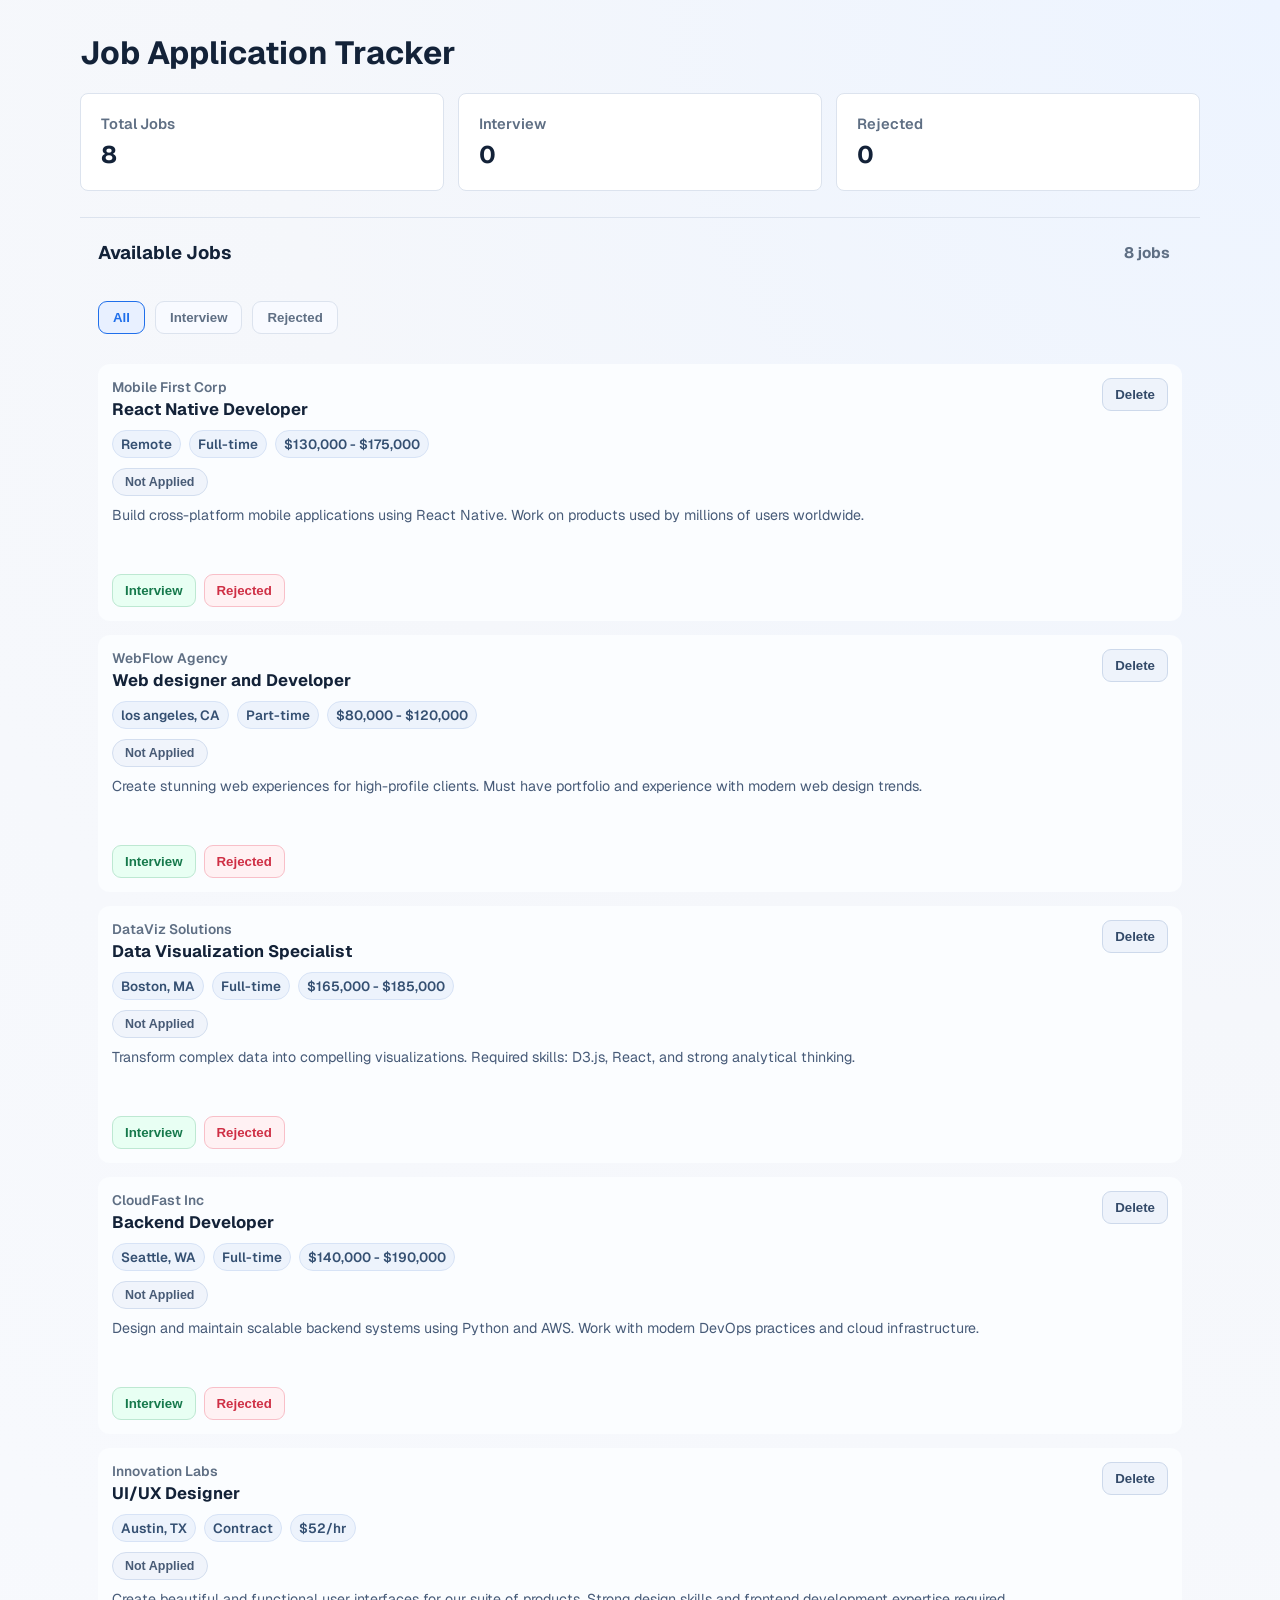
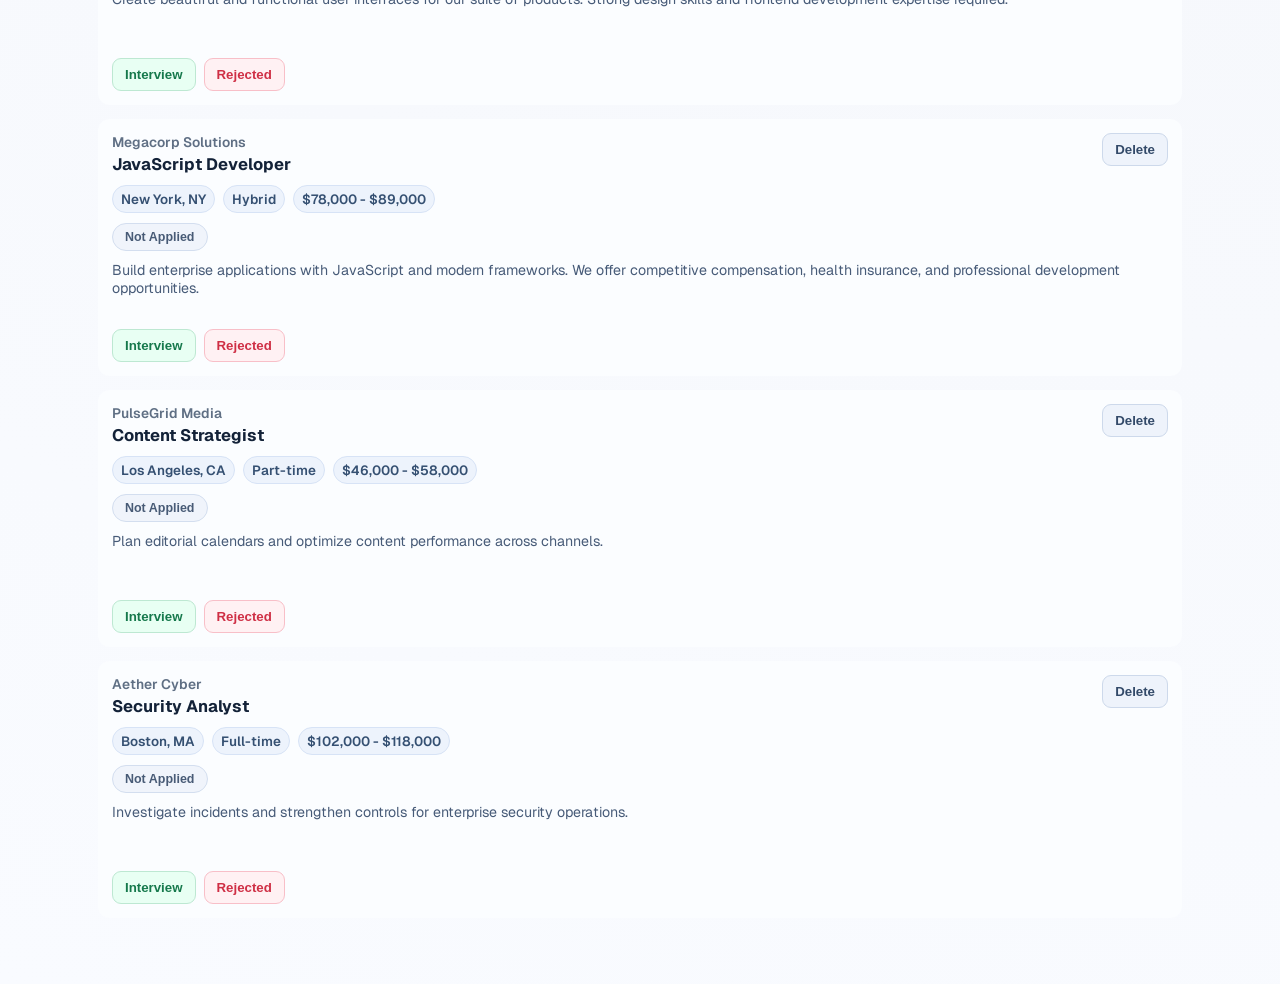
<file: index.html>
<!DOCTYPE html>
<html lang="en">
<head>
  <meta charset="UTF-8" />
  <meta name="viewport" content="width=device-width, initial-scale=1.0" />
  <title>JobPulse Tracker</title>
  <link rel="stylesheet" href="style.css" />
  <script defer src="script.js"></script>
  <link rel="preconnect" href="https://fonts.googleapis.com">
<link rel="preconnect" href="https://fonts.gstatic.com" crossorigin>
<link href="https://fonts.googleapis.com/css2?family=Geist:wght@100..900&display=swap" rel="stylesheet">
</head>
<body>
  <main class="container">
    <header class="topbar">
      <h1 class="brand">Job Application Tracker</h1>
    </header>

    <section class="summary" aria-label="Dashboard">
      <article class="summary-card">
        <p class="label">Total Jobs</p>
        <p class="value" id="totalCount">0</p>
      </article>
      <article class="summary-card">
        <p class="label">Interview</p>
        <p class="value" id="interviewCount">0</p>
      </article>
      <article class="summary-card">
        <p class="label">Rejected</p>
        <p class="value" id="rejectedCount">0</p>
      </article>
    </section>

    <section class="jobs-section" aria-label="Available Jobs">
      <div class="jobs-header">
        <h2 class="jobs-title">Available Jobs</h2>
        <p class="jobs-count" id="tabCount">0 jobs</p>
      </div>

      <div class="tabs" role="tablist" aria-label="Job Tabs">
        <button class="tab active" data-tab="all" role="tab">All</button>
        <button class="tab" data-tab="interview" role="tab">Interview</button>
        <button class="tab" data-tab="rejected" role="tab">Rejected</button>
      </div>

      <div id="jobsGrid" class="jobs-grid"></div>

      <div id="emptyState" class="empty-state" aria-live="polite">
        <img class="empty-icon" src="jobs.png" alt="No jobs" />
        <p class="empty-title">No jobs Available</p>
        <p class="empty-sub">Check back soon for new job opportunities.</p>
      </div>
    </section>
  </main>

  </body>
</html>
</file>
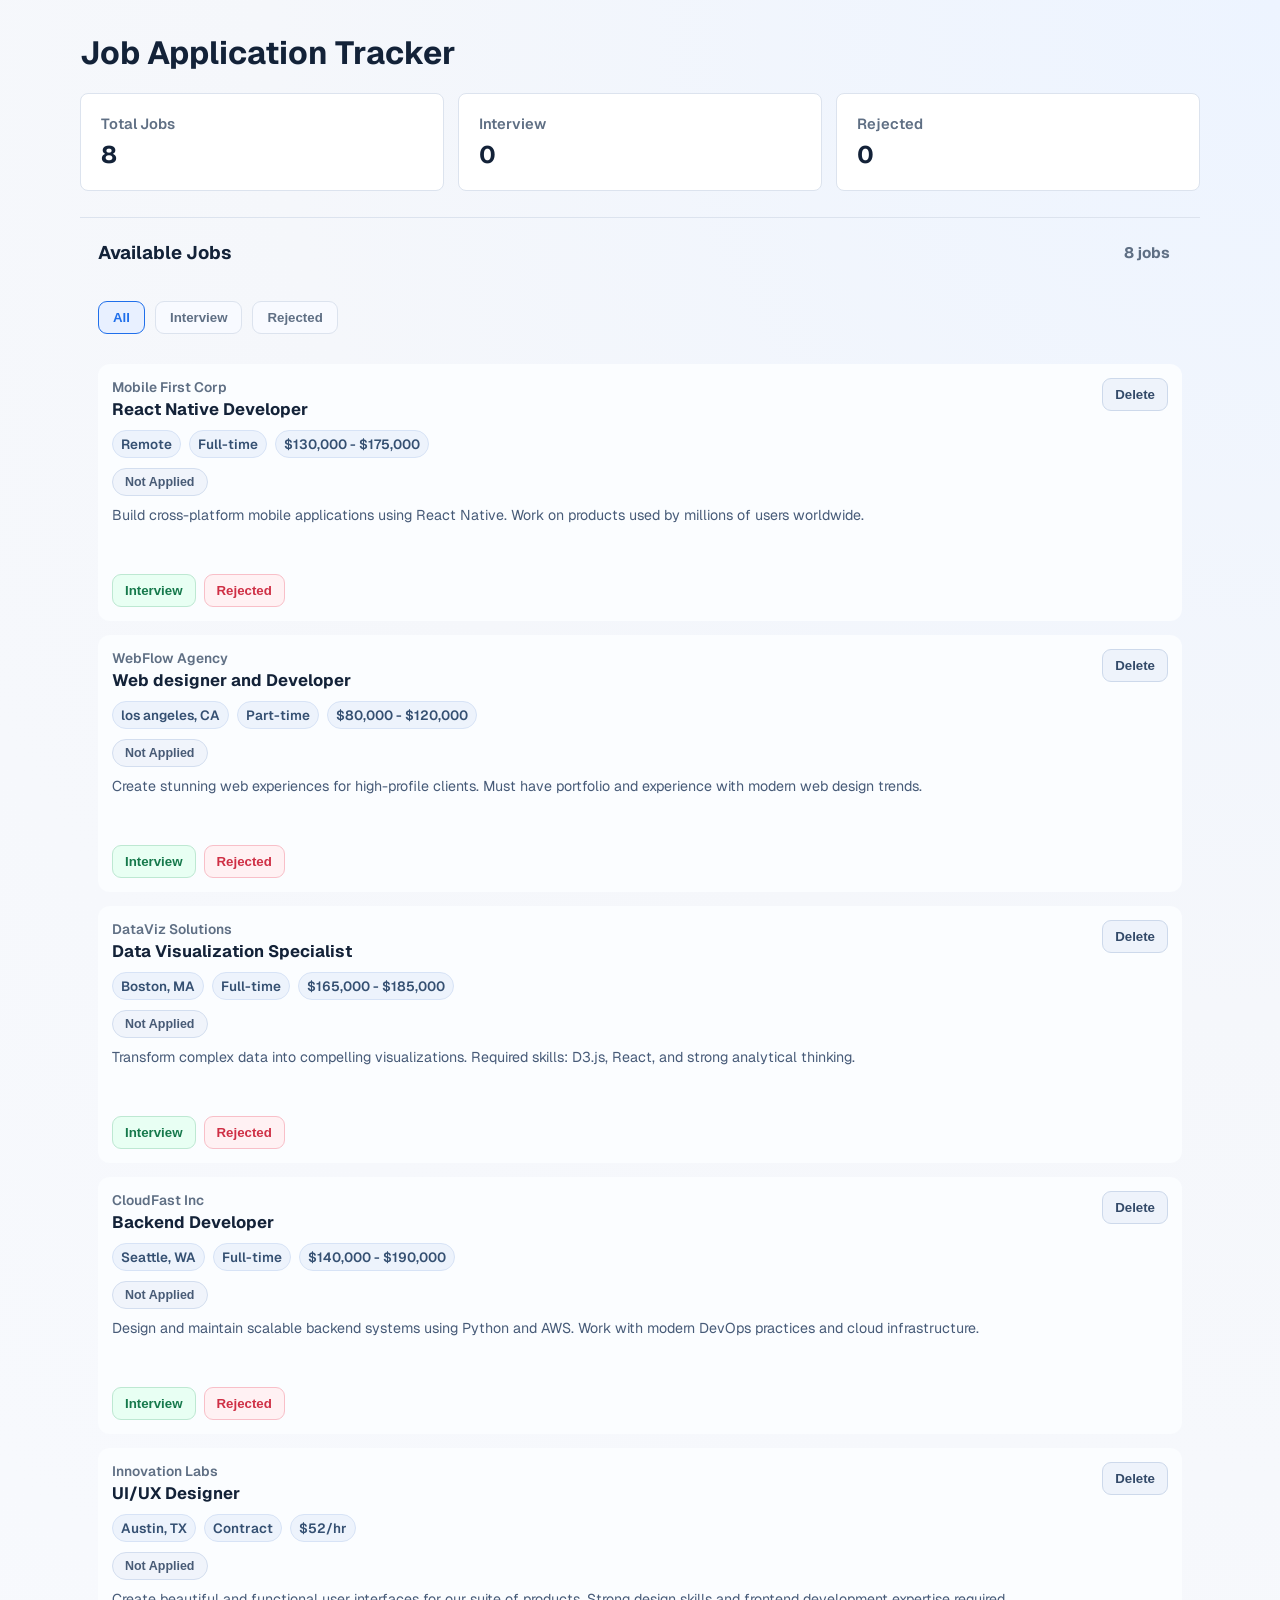
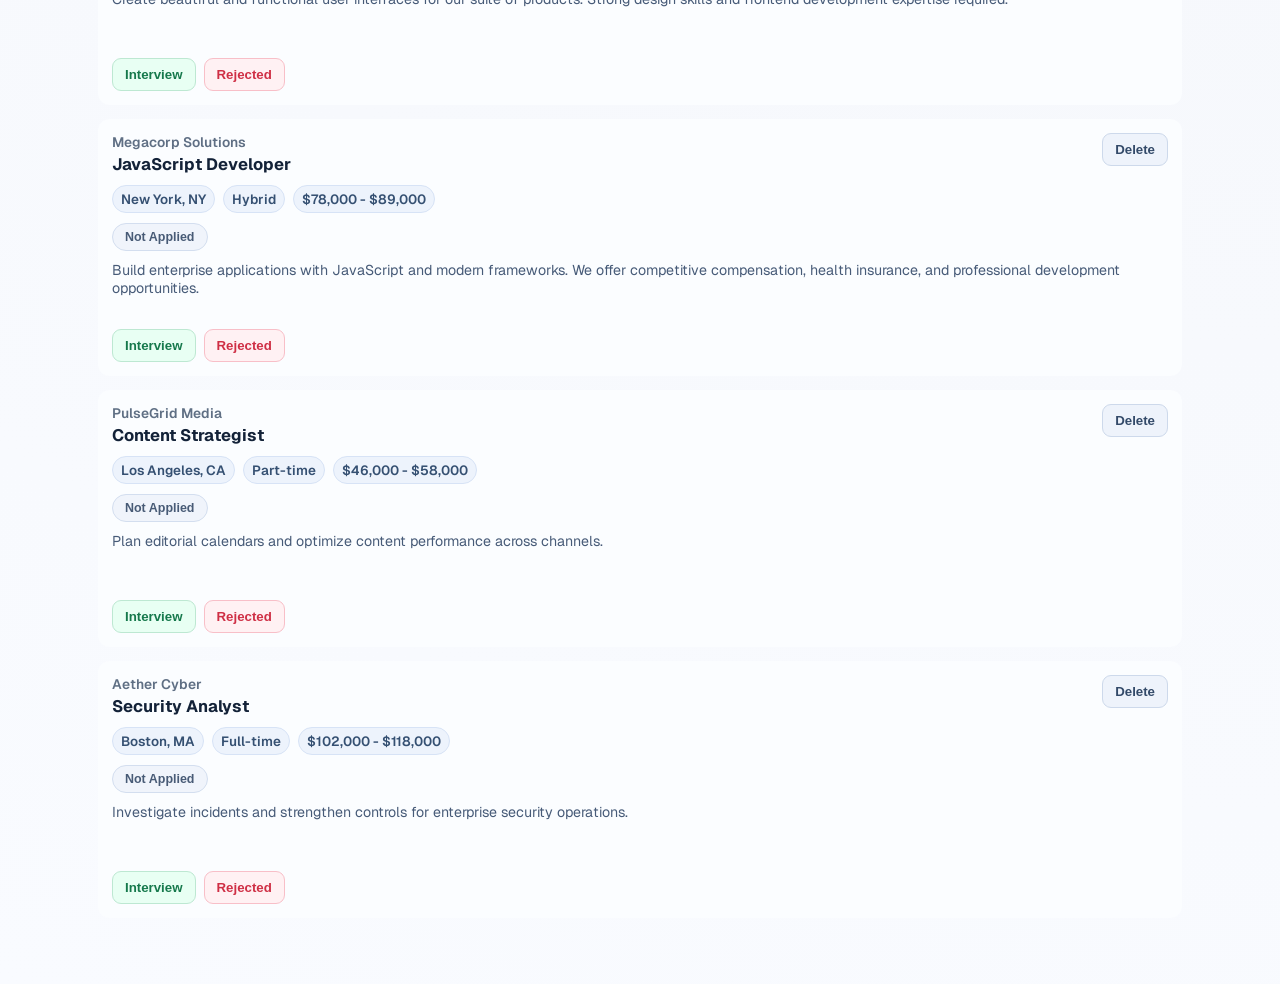
<file: B13-A4-PH-Job-Tracker/index.html>
<!DOCTYPE html>
<html lang="en">
<head>
  <meta charset="UTF-8" />
  <meta name="viewport" content="width=device-width, initial-scale=1.0" />
  <title>JobPulse Tracker</title>
  <link rel="stylesheet" href="style.css" />
  <script defer src="script.js"></script>
  <link rel="preconnect" href="https://fonts.googleapis.com">
<link rel="preconnect" href="https://fonts.gstatic.com" crossorigin>
<link href="https://fonts.googleapis.com/css2?family=Geist:wght@100..900&display=swap" rel="stylesheet">
</head>
<body>
  <main class="container">
    <header class="topbar">
      <h1 class="brand">Job Application Tracker</h1>
    </header>

    <section class="summary" aria-label="Dashboard">
      <article class="summary-card">
        <p class="label">Total Jobs</p>
        <p class="value" id="totalCount">0</p>
      </article>
      <article class="summary-card">
        <p class="label">Interview</p>
        <p class="value" id="interviewCount">0</p>
      </article>
      <article class="summary-card">
        <p class="label">Rejected</p>
        <p class="value" id="rejectedCount">0</p>
      </article>
    </section>

    <section class="jobs-section" aria-label="Available Jobs">
      <div class="jobs-header">
        <h2 class="jobs-title">Available Jobs</h2>
        <p class="jobs-count" id="tabCount">0 jobs</p>
      </div>

      <div class="tabs" role="tablist" aria-label="Job Tabs">
        <button class="tab active" data-tab="all" role="tab">All</button>
        <button class="tab" data-tab="interview" role="tab">Interview</button>
        <button class="tab" data-tab="rejected" role="tab">Rejected</button>
      </div>

      <div id="jobsGrid" class="jobs-grid"></div>

      <div id="emptyState" class="empty-state" aria-live="polite">
        <img class="empty-icon" src="jobs.png" alt="No jobs" />
        <p class="empty-title">No jobs Available</p>
        <p class="empty-sub">Check back soon for new job opportunities.</p>
      </div>
    </section>
  </main>

  </body>
</html>
</file>
<file: style.css>
:root {
      --muted: #5f6f84;
      --danger: #cf2f45;
      --ok: #16794c;
    }
    * {
      box-sizing: border-box;
      margin: 0;
      padding: 0;
    }
    body {
      font-family: "Geist", sans-serif;
      font-optical-sizing: auto;
      background: radial-gradient(circle at top right, #edf4ff 0%, #f5f7fb 35%, #f9fbff 100%);
      color:  #132238;
      min-height: 100vh;
    
    }
    .container {
      width: min(1120px, 92%);
      margin: 32px auto 48px;
    }
    .topbar {
      margin-bottom: 20px;
      font-size: 1rem;
      font-weight: 800;
    }
    .summary {
      display: grid;
      grid-template-columns: repeat(3, minmax(0, 1fr));
      gap: 14px;
      margin-bottom: 26px;
    }

    .summary-card {
      background: white;
      border: 1px solid #dce3ee;
      border-radius: 8px;
      padding: 20px;
      display: flex;
      flex-direction: column;
      gap: 6px;
    }

    .summary-card .label {
      color: #5f6f84;
      font-size: 0.92rem;
      font-weight: 600;
    }

    .summary-card .value {
      font-size: 1.5rem;
      font-weight: 700;
    }
    .jobs-section {
      border-top: 1px solid  #dce3ee; 
      overflow: hidden;
    }

    .jobs-header {
      padding: 18px;
      display: flex;
      align-items: center;
      justify-content: space-between;
      gap: 12px;
      flex-wrap: wrap;
    }

    .jobs-title {
      font-size: 1.15rem;
      font-weight: 700;
    }

    .jobs-count {
      font-size: 0.95rem;
      font-weight: 700;
      color:  #5f6f84;
      padding: 7px 12px;
     
    }

    .tabs {
      display: flex;
      gap: 10px;
      padding: 14px 18px;
      flex-wrap: wrap;
    }

    .tab {
      border: 1px solid #dce3ee;
      background: #f8faff;
      color: #5f6f84;
      padding: 8px 14px;
      font-weight: 700;
      cursor: pointer;
      transition: 0.18s ease;
    }

    .tab:hover {
      border-color: #b7c8e6;
      color: #274264;
    }

    .tab.active {
      background: #e8f0ff ;
      border-color:#1f6feb ;
      color: #1f6feb;
    }

    .jobs-grid {
      display: grid;
      gap: 14px;
      padding: 16px 18px 18px;
    }

    .job-card {
      border-radius: 12px;
      padding: 14px;
      background: #fbfdff;
      display: flex;
      flex-direction: column;
      gap: 10px;
    }

    .job-head {
      display: flex;
      align-items: flex-start;
      justify-content: space-between;
      gap: 10px;
    }

    .job-company {
      font-size: 0.86rem;
      color: var(--muted);
      font-weight: 600;
    }

    .job-position {
      font-size: 1.04rem;
      font-weight: 700;
      margin-top: 2px;
    }

    .job-meta {
      display: flex;
      flex-wrap: wrap;
      gap: 8px;
      color: #355072;
      font-size: 0.84rem;
      font-weight: 600;
    }

    .chip {
      padding: 4px 8px;
      border-radius: 999px;
      background: #edf3fc;
      border: 1px solid #d7e3f6;
    }

    .job-desc {
      color: #475b78;
      font-size: 0.89rem;
      min-height: 58px;
    }

    .status-row {
      display: flex;
      justify-content: flex-start;
    }

    .actions {
      display: flex;
      gap: 8px;
      flex-wrap: wrap;
      margin-top: auto;
    }

    button {
      border: none;
      border-radius: 9px;
      padding: 8px 12px;
      font-weight: 700;
      font-size: 0.83rem;
      cursor: pointer;
    }

    .btn-status {
      border-radius: 999px;
      padding: 6px 12px;
      font-size: 0.78rem;
      font-weight: 800;
      cursor: default;
    }

    .btn-status-not-applied {
      background: #f0f4fb;
      color: #485b76;
      border: 1px solid #d3deef;
    }

    .btn-status-applied {
      background: #e8fff3;
      color: var(--ok);
      border: 1px solid #bde8d2;
    }

    .btn-status-rejected {
      background: #fff1f3;
      color: var(--danger);
      border: 1px solid #f8bfc8;
    }

    .btn-interview {
      background: #e8fff3;
      color: var(--ok);
      border: 1px solid #bde8d2;
    }

    .btn-interview.active {
      background: #1ea664;
      color: #fff;
      border-color: #1ea664;
    }

    .btn-rejected {
      background: #fff1f3;
      color: var(--danger);
      border: 1px solid #f8bfc8;
    }

    .btn-rejected.active {
      background: #de3f58;
      color: #fff;
      border-color: #de3f58;
    }

    .btn-delete {
      background: #eef3fb;
      color: #334a69;
      border: 1px solid #cdd9eb;
    }

    .btn-delete-top {
      align-self: flex-start;
    }

    .empty-state {
      border: 1px solid #c7d5ea;
      background: #f8fbff;
      border-radius: 12px;
      padding: 30px 16px;
      text-align: center;
      color: #516887;
      display: none;
      min-height: 300px;

    }

    .empty-state.show {
      display: block;
      margin: 16px 18px 18px;
    }

    .empty-icon {
      width: 74px;
      height: 74px;
      margin-bottom: 10px;
      object-fit: contain;
      opacity: 0.9;
    }

    .empty-title {
      font-size: 1.05rem;
      font-weight: 800;
      color: #2f4666;
      margin-bottom: 4px;
    }

    .empty-sub {
      font-size: 0.9rem;
      color: #6580a6;
    }

    @media (max-width: 860px) {
      .summary {
        grid-template-columns: 1fr;
      }

      .jobs-grid {
        grid-template-columns: 1fr;
      }
    }

    @media (max-width: 560px) {
      .container {
        width: 94%;
        margin-top: 20px;
      }

      .jobs-header {
        padding: 16px 14px 12px;
      }

      .tabs {
        padding: 12px 14px 0;
      }

      .jobs-grid {
        padding: 14px;
      }
    }
</file>
<file: B13-A4-PH-Job-Tracker/style.css>
:root {
      --muted: #5f6f84;
      --danger: #cf2f45;
      --ok: #16794c;
    }
    * {
      box-sizing: border-box;
      margin: 0;
      padding: 0;
    }
    body {
      font-family: "Geist", sans-serif;
      font-optical-sizing: auto;
      background: radial-gradient(circle at top right, #edf4ff 0%, #f5f7fb 35%, #f9fbff 100%);
      color:  #132238;
      min-height: 100vh;
    
    }
    .container {
      width: min(1120px, 92%);
      margin: 32px auto 48px;
    }
    .topbar {
      margin-bottom: 20px;
      font-size: 1rem;
      font-weight: 800;
    }
    .summary {
      display: grid;
      grid-template-columns: repeat(3, minmax(0, 1fr));
      gap: 14px;
      margin-bottom: 26px;
    }

    .summary-card {
      background: white;
      border: 1px solid #dce3ee;
      border-radius: 8px;
      padding: 20px;
      display: flex;
      flex-direction: column;
      gap: 6px;
    }

    .summary-card .label {
      color: #5f6f84;
      font-size: 0.92rem;
      font-weight: 600;
    }

    .summary-card .value {
      font-size: 1.5rem;
      font-weight: 700;
    }
    .jobs-section {
      border-top: 1px solid  #dce3ee; 
      overflow: hidden;
    }

    .jobs-header {
      padding: 18px;
      display: flex;
      align-items: center;
      justify-content: space-between;
      gap: 12px;
      flex-wrap: wrap;
    }

    .jobs-title {
      font-size: 1.15rem;
      font-weight: 700;
    }

    .jobs-count {
      font-size: 0.95rem;
      font-weight: 700;
      color:  #5f6f84;
      padding: 7px 12px;
     
    }

    .tabs {
      display: flex;
      gap: 10px;
      padding: 14px 18px;
      flex-wrap: wrap;
    }

    .tab {
      border: 1px solid #dce3ee;
      background: #f8faff;
      color: #5f6f84;
      padding: 8px 14px;
      font-weight: 700;
      cursor: pointer;
      transition: 0.18s ease;
    }

    .tab:hover {
      border-color: #b7c8e6;
      color: #274264;
    }

    .tab.active {
      background: #e8f0ff ;
      border-color:#1f6feb ;
      color: #1f6feb;
    }

    .jobs-grid {
      display: grid;
      gap: 14px;
      padding: 16px 18px 18px;
    }

    .job-card {
      border-radius: 12px;
      padding: 14px;
      background: #fbfdff;
      display: flex;
      flex-direction: column;
      gap: 10px;
    }

    .job-head {
      display: flex;
      align-items: flex-start;
      justify-content: space-between;
      gap: 10px;
    }

    .job-company {
      font-size: 0.86rem;
      color: var(--muted);
      font-weight: 600;
    }

    .job-position {
      font-size: 1.04rem;
      font-weight: 700;
      margin-top: 2px;
    }

    .job-meta {
      display: flex;
      flex-wrap: wrap;
      gap: 8px;
      color: #355072;
      font-size: 0.84rem;
      font-weight: 600;
    }

    .chip {
      padding: 4px 8px;
      border-radius: 999px;
      background: #edf3fc;
      border: 1px solid #d7e3f6;
    }

    .job-desc {
      color: #475b78;
      font-size: 0.89rem;
      min-height: 58px;
    }

    .status-row {
      display: flex;
      justify-content: flex-start;
    }

    .actions {
      display: flex;
      gap: 8px;
      flex-wrap: wrap;
      margin-top: auto;
    }

    button {
      border: none;
      border-radius: 9px;
      padding: 8px 12px;
      font-weight: 700;
      font-size: 0.83rem;
      cursor: pointer;
    }

    .btn-status {
      border-radius: 999px;
      padding: 6px 12px;
      font-size: 0.78rem;
      font-weight: 800;
      cursor: default;
    }

    .btn-status-not-applied {
      background: #f0f4fb;
      color: #485b76;
      border: 1px solid #d3deef;
    }

    .btn-status-applied {
      background: #e8fff3;
      color: var(--ok);
      border: 1px solid #bde8d2;
    }

    .btn-status-rejected {
      background: #fff1f3;
      color: var(--danger);
      border: 1px solid #f8bfc8;
    }

    .btn-interview {
      background: #e8fff3;
      color: var(--ok);
      border: 1px solid #bde8d2;
    }

    .btn-interview.active {
      background: #1ea664;
      color: #fff;
      border-color: #1ea664;
    }

    .btn-rejected {
      background: #fff1f3;
      color: var(--danger);
      border: 1px solid #f8bfc8;
    }

    .btn-rejected.active {
      background: #de3f58;
      color: #fff;
      border-color: #de3f58;
    }

    .btn-delete {
      background: #eef3fb;
      color: #334a69;
      border: 1px solid #cdd9eb;
    }

    .btn-delete-top {
      align-self: flex-start;
    }

    .empty-state {
      border: 1px solid #c7d5ea;
      background: #f8fbff;
      border-radius: 12px;
      padding: 30px 16px;
      text-align: center;
      color: #516887;
      display: none;
      min-height: 300px;

    }

    .empty-state.show {
      display: block;
      margin: 16px 18px 18px;
    }

    .empty-icon {
      width: 74px;
      height: 74px;
      margin-bottom: 10px;
      object-fit: contain;
      opacity: 0.9;
    }

    .empty-title {
      font-size: 1.05rem;
      font-weight: 800;
      color: #2f4666;
      margin-bottom: 4px;
    }

    .empty-sub {
      font-size: 0.9rem;
      color: #6580a6;
    }

    @media (max-width: 860px) {
      .summary {
        grid-template-columns: 1fr;
      }

      .jobs-grid {
        grid-template-columns: 1fr;
      }
    }

    @media (max-width: 560px) {
      .container {
        width: 94%;
        margin-top: 20px;
      }

      .jobs-header {
        padding: 16px 14px 12px;
      }

      .tabs {
        padding: 12px 14px 0;
      }

      .jobs-grid {
        padding: 14px;
      }
    }
</file>
